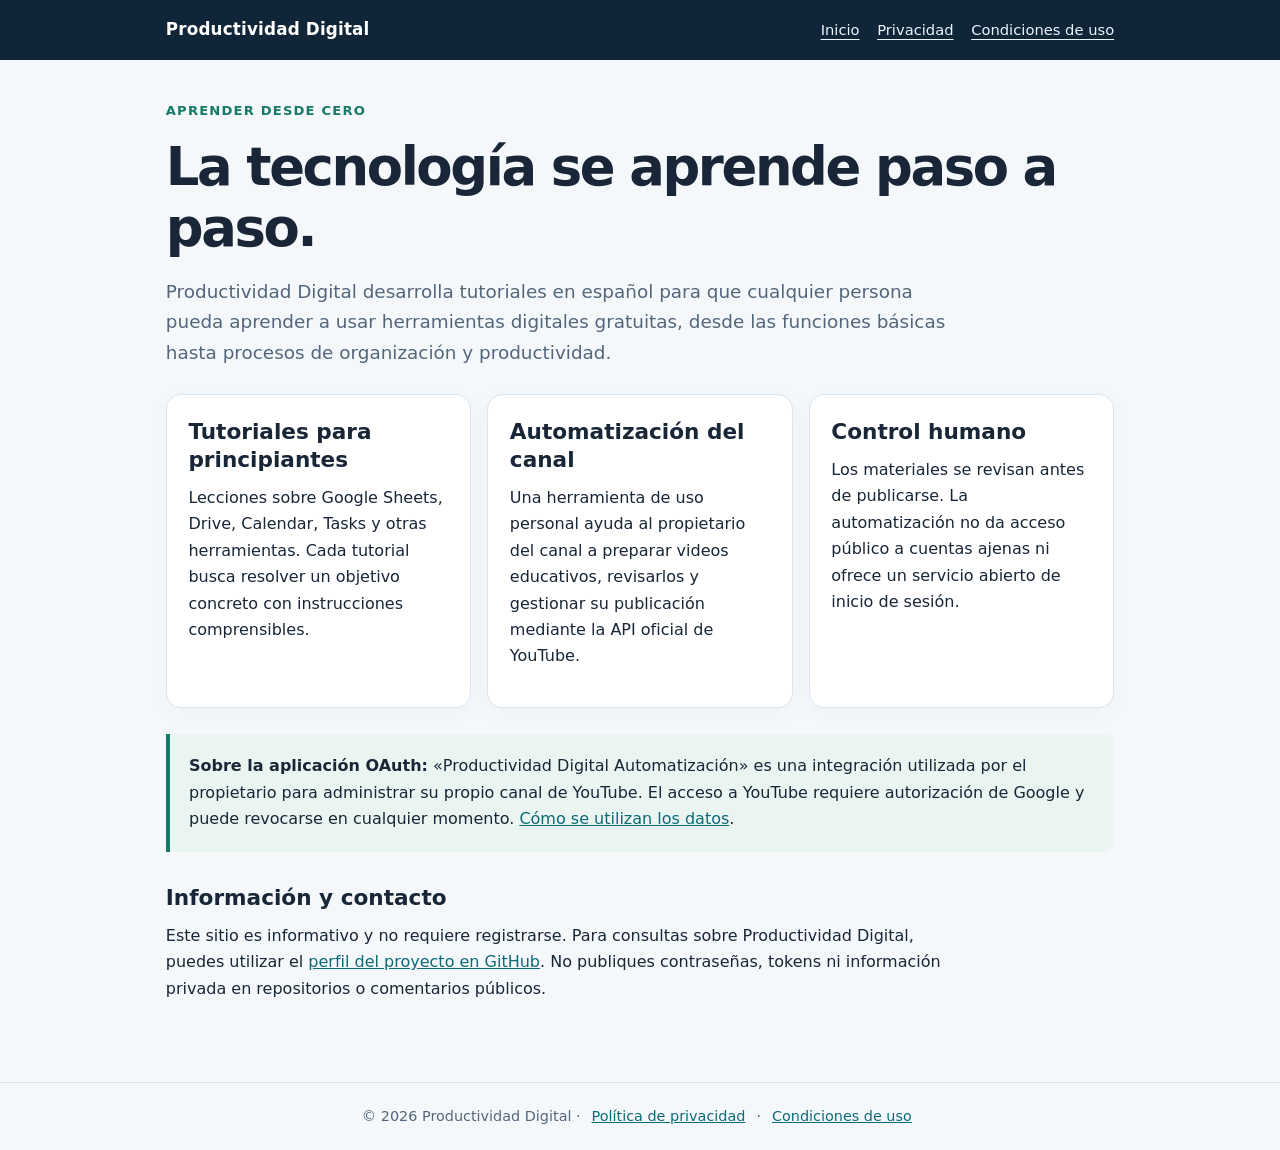
<file: index.html>
<!doctype html>
<html lang="es-MX"><head><meta charset="utf-8"><meta name="viewport" content="width=device-width,initial-scale=1">
<title>Productividad Digital | Tutoriales gratuitos y automatización</title>
<meta name="description" content="Información de Productividad Digital: tutoriales paso a paso de herramientas gratuitas y automatización personal de videos educativos.">
<link rel="stylesheet" href="styles.css"></head>
<body><header><div class="inner"><a class="brand" href="/">Productividad Digital</a><nav aria-label="Navegación"><a href="/">Inicio</a><a href="/privacidad.html">Privacidad</a><a href="/terminos.html">Condiciones de uso</a></nav></div></header>
<main>
<p class="eyebrow">Aprender desde cero</p><h1>La tecnología se aprende paso a paso.</h1>
<p class="lead">Productividad Digital desarrolla tutoriales en español para que cualquier persona pueda aprender a usar herramientas digitales gratuitas, desde las funciones básicas hasta procesos de organización y productividad.</p>
<div class="grid"><section class="card"><h2>Tutoriales para principiantes</h2><p>Lecciones sobre Google Sheets, Drive, Calendar, Tasks y otras herramientas. Cada tutorial busca resolver un objetivo concreto con instrucciones comprensibles.</p></section>
<section class="card"><h2>Automatización del canal</h2><p>Una herramienta de uso personal ayuda al propietario del canal a preparar videos educativos, revisarlos y gestionar su publicación mediante la API oficial de YouTube.</p></section>
<section class="card"><h2>Control humano</h2><p>Los materiales se revisan antes de publicarse. La automatización no da acceso público a cuentas ajenas ni ofrece un servicio abierto de inicio de sesión.</p></section></div>
<div class="notice"><strong>Sobre la aplicación OAuth:</strong> «Productividad Digital Automatización» es una integración utilizada por el propietario para administrar su propio canal de YouTube. El acceso a YouTube requiere autorización de Google y puede revocarse en cualquier momento. <a href="/privacidad.html">Cómo se utilizan los datos</a>.</div>
<h2>Información y contacto</h2><p>Este sitio es informativo y no requiere registrarse. Para consultas sobre Productividad Digital, puedes utilizar el <a href="https://github.com/estebansanchezoficial">perfil del proyecto en GitHub</a>. No publiques contraseñas, tokens ni información privada en repositorios o comentarios públicos.</p>
</main><footer>© 2026 Productividad Digital · <a href="/privacidad.html">Política de privacidad</a> · <a href="/terminos.html">Condiciones de uso</a></footer>
</body></html>
</file>
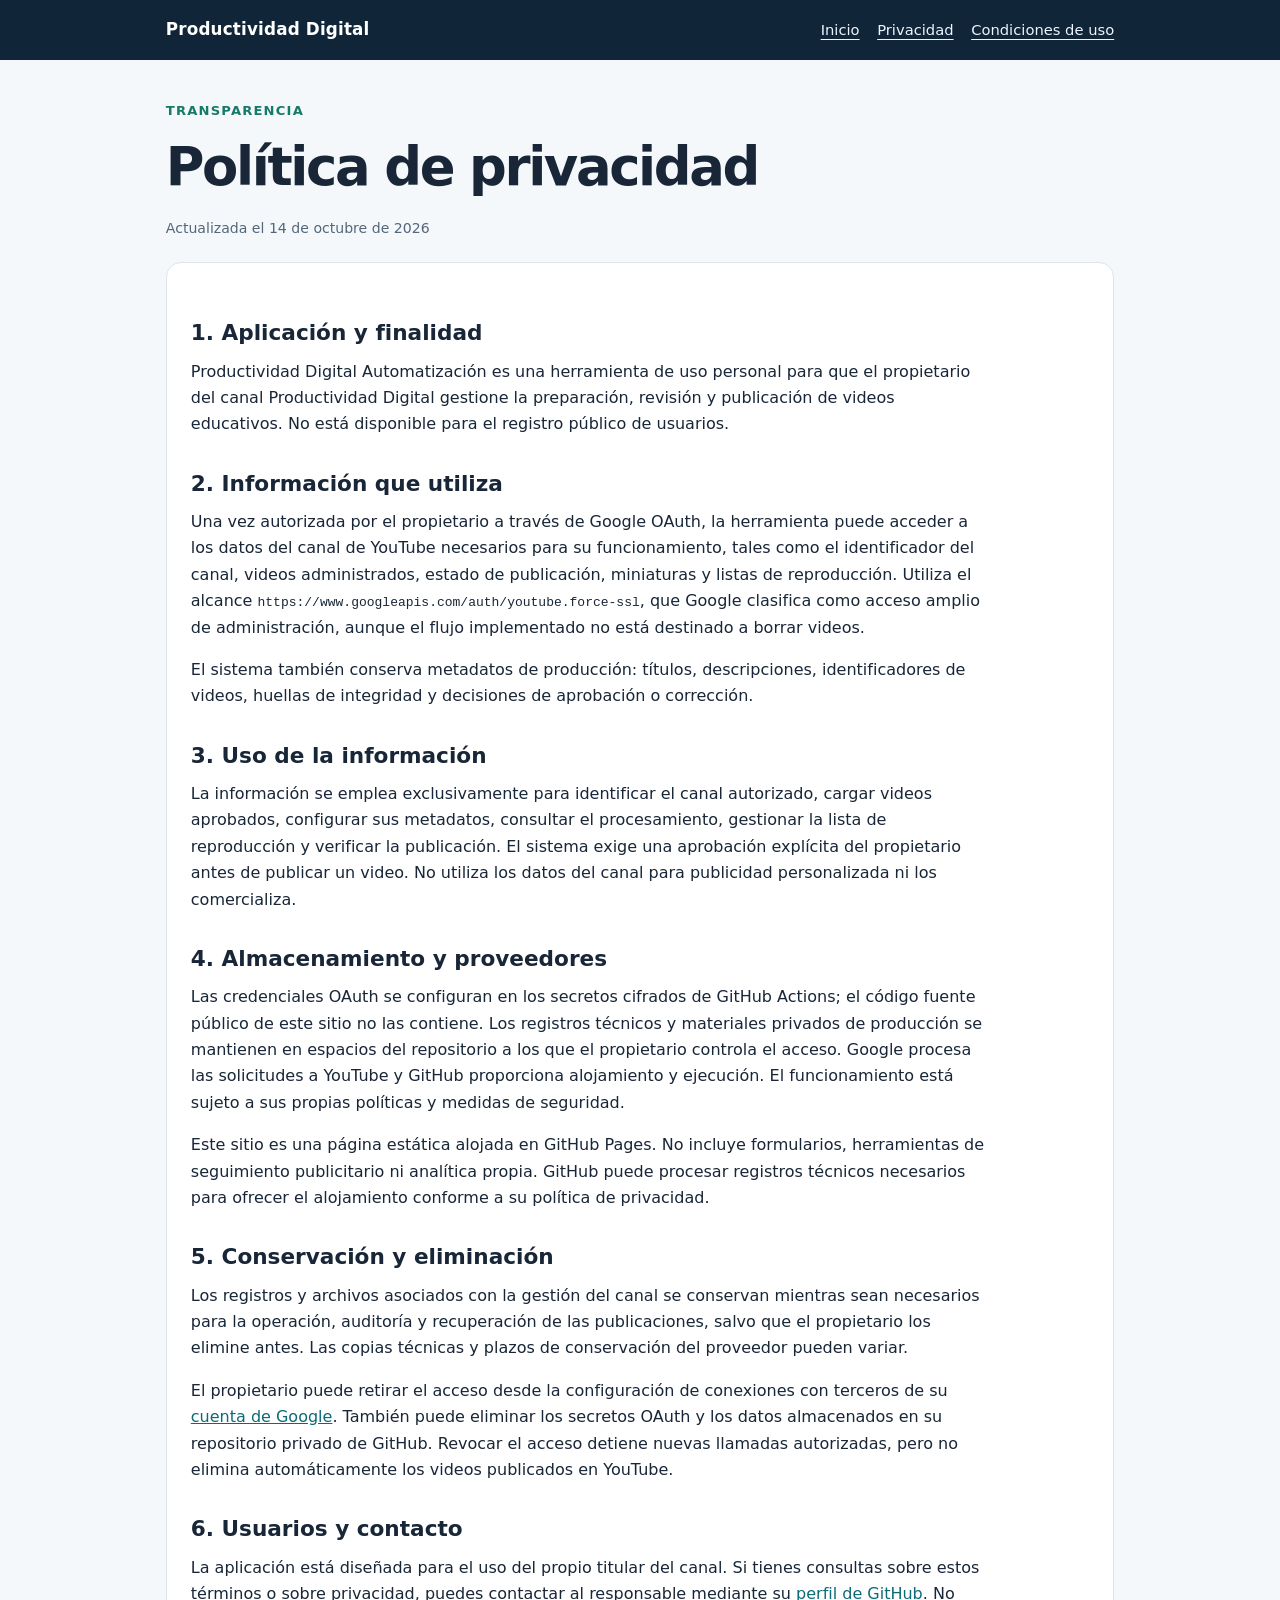
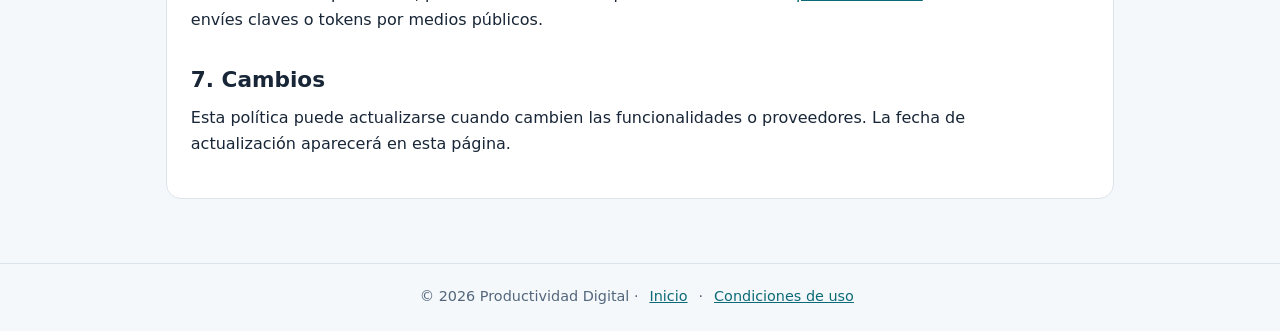
<file: privacidad.html>
<!doctype html>
<html lang="es-MX"><head><meta charset="utf-8"><meta name="viewport" content="width=device-width,initial-scale=1"><title>Política de privacidad | Productividad Digital</title>
<meta name="description" content="Conoce cómo Productividad Digital Automatización utiliza la autorización de YouTube y resguarda información en su flujo de publicación."><link rel="stylesheet" href="styles.css"></head>
<body><header><div class="inner"><a class="brand" href="/">Productividad Digital</a><nav aria-label="Navegación"><a href="/">Inicio</a><a href="/privacidad.html" aria-current="page">Privacidad</a><a href="/terminos.html">Condiciones de uso</a></nav></div></header>
<main><p class="eyebrow">Transparencia</p><h1>Política de privacidad</h1><p class="meta">Actualizada el 14 de octubre de 2026</p><div class="content">
<h2>1. Aplicación y finalidad</h2><p>Productividad Digital Automatización es una herramienta de uso personal para que el propietario del canal Productividad Digital gestione la preparación, revisión y publicación de videos educativos. No está disponible para el registro público de usuarios.</p>
<h2>2. Información que utiliza</h2><p>Una vez autorizada por el propietario a través de Google OAuth, la herramienta puede acceder a los datos del canal de YouTube necesarios para su funcionamiento, tales como el identificador del canal, videos administrados, estado de publicación, miniaturas y listas de reproducción. Utiliza el alcance <code>https://www.googleapis.com/auth/youtube.force-ssl</code>, que Google clasifica como acceso amplio de administración, aunque el flujo implementado no está destinado a borrar videos.</p>
<p>El sistema también conserva metadatos de producción: títulos, descripciones, identificadores de videos, huellas de integridad y decisiones de aprobación o corrección.</p>
<h2>3. Uso de la información</h2><p>La información se emplea exclusivamente para identificar el canal autorizado, cargar videos aprobados, configurar sus metadatos, consultar el procesamiento, gestionar la lista de reproducción y verificar la publicación. El sistema exige una aprobación explícita del propietario antes de publicar un video. No utiliza los datos del canal para publicidad personalizada ni los comercializa.</p>
<h2>4. Almacenamiento y proveedores</h2><p>Las credenciales OAuth se configuran en los secretos cifrados de GitHub Actions; el código fuente público de este sitio no las contiene. Los registros técnicos y materiales privados de producción se mantienen en espacios del repositorio a los que el propietario controla el acceso. Google procesa las solicitudes a YouTube y GitHub proporciona alojamiento y ejecución. El funcionamiento está sujeto a sus propias políticas y medidas de seguridad.</p>
<p>Este sitio es una página estática alojada en GitHub Pages. No incluye formularios, herramientas de seguimiento publicitario ni analítica propia. GitHub puede procesar registros técnicos necesarios para ofrecer el alojamiento conforme a su política de privacidad.</p>
<h2>5. Conservación y eliminación</h2><p>Los registros y archivos asociados con la gestión del canal se conservan mientras sean necesarios para la operación, auditoría y recuperación de las publicaciones, salvo que el propietario los elimine antes. Las copias técnicas y plazos de conservación del proveedor pueden variar.</p>
<p>El propietario puede retirar el acceso desde la configuración de conexiones con terceros de su <a href="https://myaccount.google.com/connections">cuenta de Google</a>. También puede eliminar los secretos OAuth y los datos almacenados en su repositorio privado de GitHub. Revocar el acceso detiene nuevas llamadas autorizadas, pero no elimina automáticamente los videos publicados en YouTube.</p>
<h2>6. Usuarios y contacto</h2><p>La aplicación está diseñada para el uso del propio titular del canal. Si tienes consultas sobre estos términos o sobre privacidad, puedes contactar al responsable mediante su <a href="https://github.com/estebansanchezoficial">perfil de GitHub</a>. No envíes claves o tokens por medios públicos.</p>
<h2>7. Cambios</h2><p>Esta política puede actualizarse cuando cambien las funcionalidades o proveedores. La fecha de actualización aparecerá en esta página.</p>
</div></main><footer>© 2026 Productividad Digital · <a href="/">Inicio</a> · <a href="/terminos.html">Condiciones de uso</a></footer></body></html>
</file>
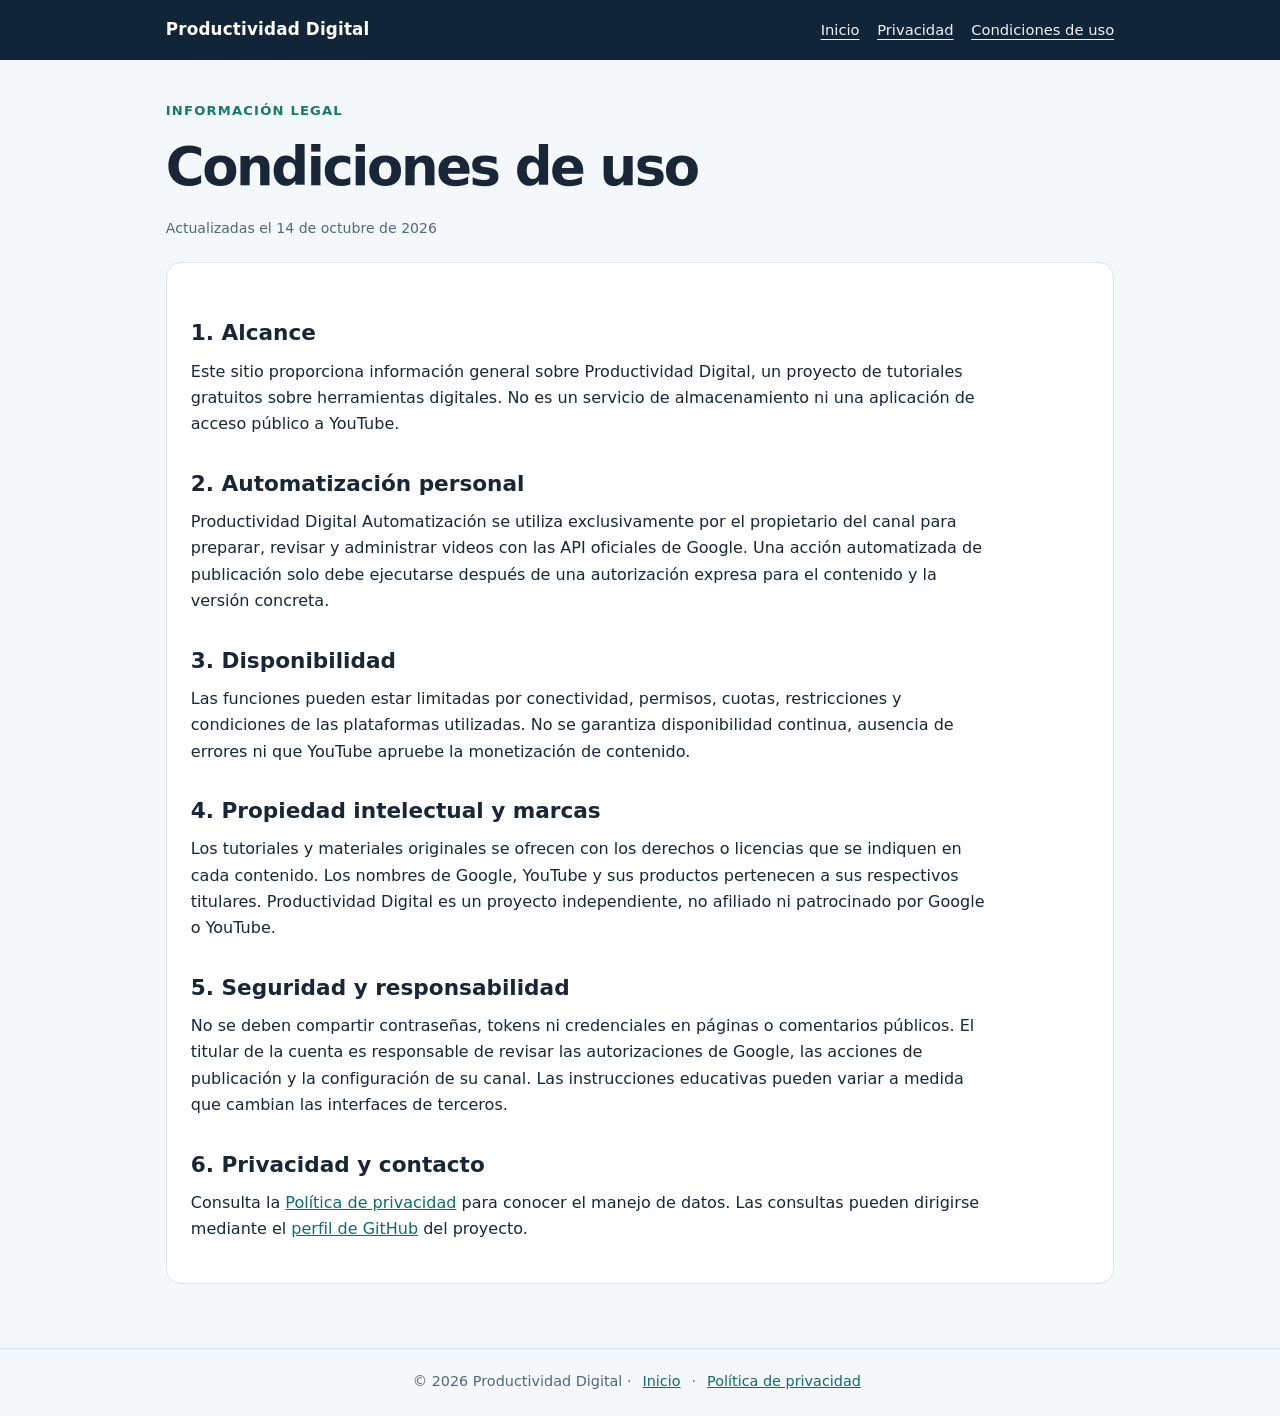
<file: terminos.html>
<!doctype html>
<html lang="es-MX"><head><meta charset="utf-8"><meta name="viewport" content="width=device-width,initial-scale=1"><title>Condiciones de uso | Productividad Digital</title><meta name="description" content="Condiciones informativas del sitio y del flujo de automatización personal de Productividad Digital."><link rel="stylesheet" href="styles.css"></head>
<body><header><div class="inner"><a class="brand" href="/">Productividad Digital</a><nav aria-label="Navegación"><a href="/">Inicio</a><a href="/privacidad.html">Privacidad</a><a href="/terminos.html" aria-current="page">Condiciones de uso</a></nav></div></header>
<main><p class="eyebrow">Información legal</p><h1>Condiciones de uso</h1><p class="meta">Actualizadas el 14 de octubre de 2026</p><div class="content">
<h2>1. Alcance</h2><p>Este sitio proporciona información general sobre Productividad Digital, un proyecto de tutoriales gratuitos sobre herramientas digitales. No es un servicio de almacenamiento ni una aplicación de acceso público a YouTube.</p>
<h2>2. Automatización personal</h2><p>Productividad Digital Automatización se utiliza exclusivamente por el propietario del canal para preparar, revisar y administrar videos con las API oficiales de Google. Una acción automatizada de publicación solo debe ejecutarse después de una autorización expresa para el contenido y la versión concreta.</p>
<h2>3. Disponibilidad</h2><p>Las funciones pueden estar limitadas por conectividad, permisos, cuotas, restricciones y condiciones de las plataformas utilizadas. No se garantiza disponibilidad continua, ausencia de errores ni que YouTube apruebe la monetización de contenido.</p>
<h2>4. Propiedad intelectual y marcas</h2><p>Los tutoriales y materiales originales se ofrecen con los derechos o licencias que se indiquen en cada contenido. Los nombres de Google, YouTube y sus productos pertenecen a sus respectivos titulares. Productividad Digital es un proyecto independiente, no afiliado ni patrocinado por Google o YouTube.</p>
<h2>5. Seguridad y responsabilidad</h2><p>No se deben compartir contraseñas, tokens ni credenciales en páginas o comentarios públicos. El titular de la cuenta es responsable de revisar las autorizaciones de Google, las acciones de publicación y la configuración de su canal. Las instrucciones educativas pueden variar a medida que cambian las interfaces de terceros.</p>
<h2>6. Privacidad y contacto</h2><p>Consulta la <a href="/privacidad.html">Política de privacidad</a> para conocer el manejo de datos. Las consultas pueden dirigirse mediante el <a href="https://github.com/estebansanchezoficial">perfil de GitHub</a> del proyecto.</p>
</div></main><footer>© 2026 Productividad Digital · <a href="/">Inicio</a> · <a href="/privacidad.html">Política de privacidad</a></footer></body></html>
</file>
<file: styles.css>
:root{color-scheme:light;--ink:#182637;--muted:#53667b;--accent:#167a68;--bg:#f5f8fb;--line:#dce4ec;--card:#fff}
*{box-sizing:border-box}body{font-family:system-ui,-apple-system,BlinkMacSystemFont,"Segoe UI",sans-serif;line-height:1.65;margin:0;background:var(--bg);color:var(--ink)}
a{color:#0c6a76}a:focus-visible{outline:3px solid #137a76;outline-offset:3px}
header{background:#102538;color:#fff}header .inner{max-width:990px;margin:auto;display:flex;align-items:center;justify-content:space-between;gap:1rem;padding:1rem 1.3rem;flex-wrap:wrap}
.brand{color:#fff;text-decoration:none;font-size:1.05rem;font-weight:800;letter-spacing:.01em}nav{display:flex;gap:1.1rem;flex-wrap:wrap}nav a{color:#ecf5ff;font-size:.92rem;text-underline-offset:4px}
main{max-width:990px;margin:auto;padding:2.5rem 1.3rem 4rem}h1{font-size:clamp(2rem,5vw,3.3rem);line-height:1.14;letter-spacing:-.045em;margin:.3rem 0 1.2rem}h2{font-size:1.35rem;line-height:1.3;margin:2rem 0 .7rem}h3{font-size:1.05rem}p,li{max-width:78ch}p{margin:0 0 1rem}ul,ol{padding-left:1.35rem}.eyebrow{text-transform:uppercase;font-size:.82rem;font-weight:800;letter-spacing:.09em;color:var(--accent)}.lead{font-size:1.15rem;color:var(--muted);max-width:68ch}
.grid{display:grid;grid-template-columns:repeat(auto-fit,minmax(220px,1fr));gap:1rem;margin-top:1.6rem}.card{background:var(--card);border:1px solid var(--line);border-radius:15px;padding:1.35rem;box-shadow:0 5px 17px #132f4909}.card h2{margin-top:.1rem}.notice{border-left:4px solid var(--accent);background:#eaf5f1;padding:1.2rem;border-radius:0 10px 10px 0;margin:1.6rem 0}.content{background:#fff;padding:1.5rem;border:1px solid var(--line);border-radius:15px}.meta{color:var(--muted);font-size:.88rem;margin-bottom:1.4rem}footer{border-top:1px solid var(--line);padding:1.35rem;color:var(--muted);font-size:.9rem;text-align:center}footer a{margin:0 .4rem}@media (max-width:550px){main{padding-top:1.6rem}.content{padding:1.05rem}}
</file>
